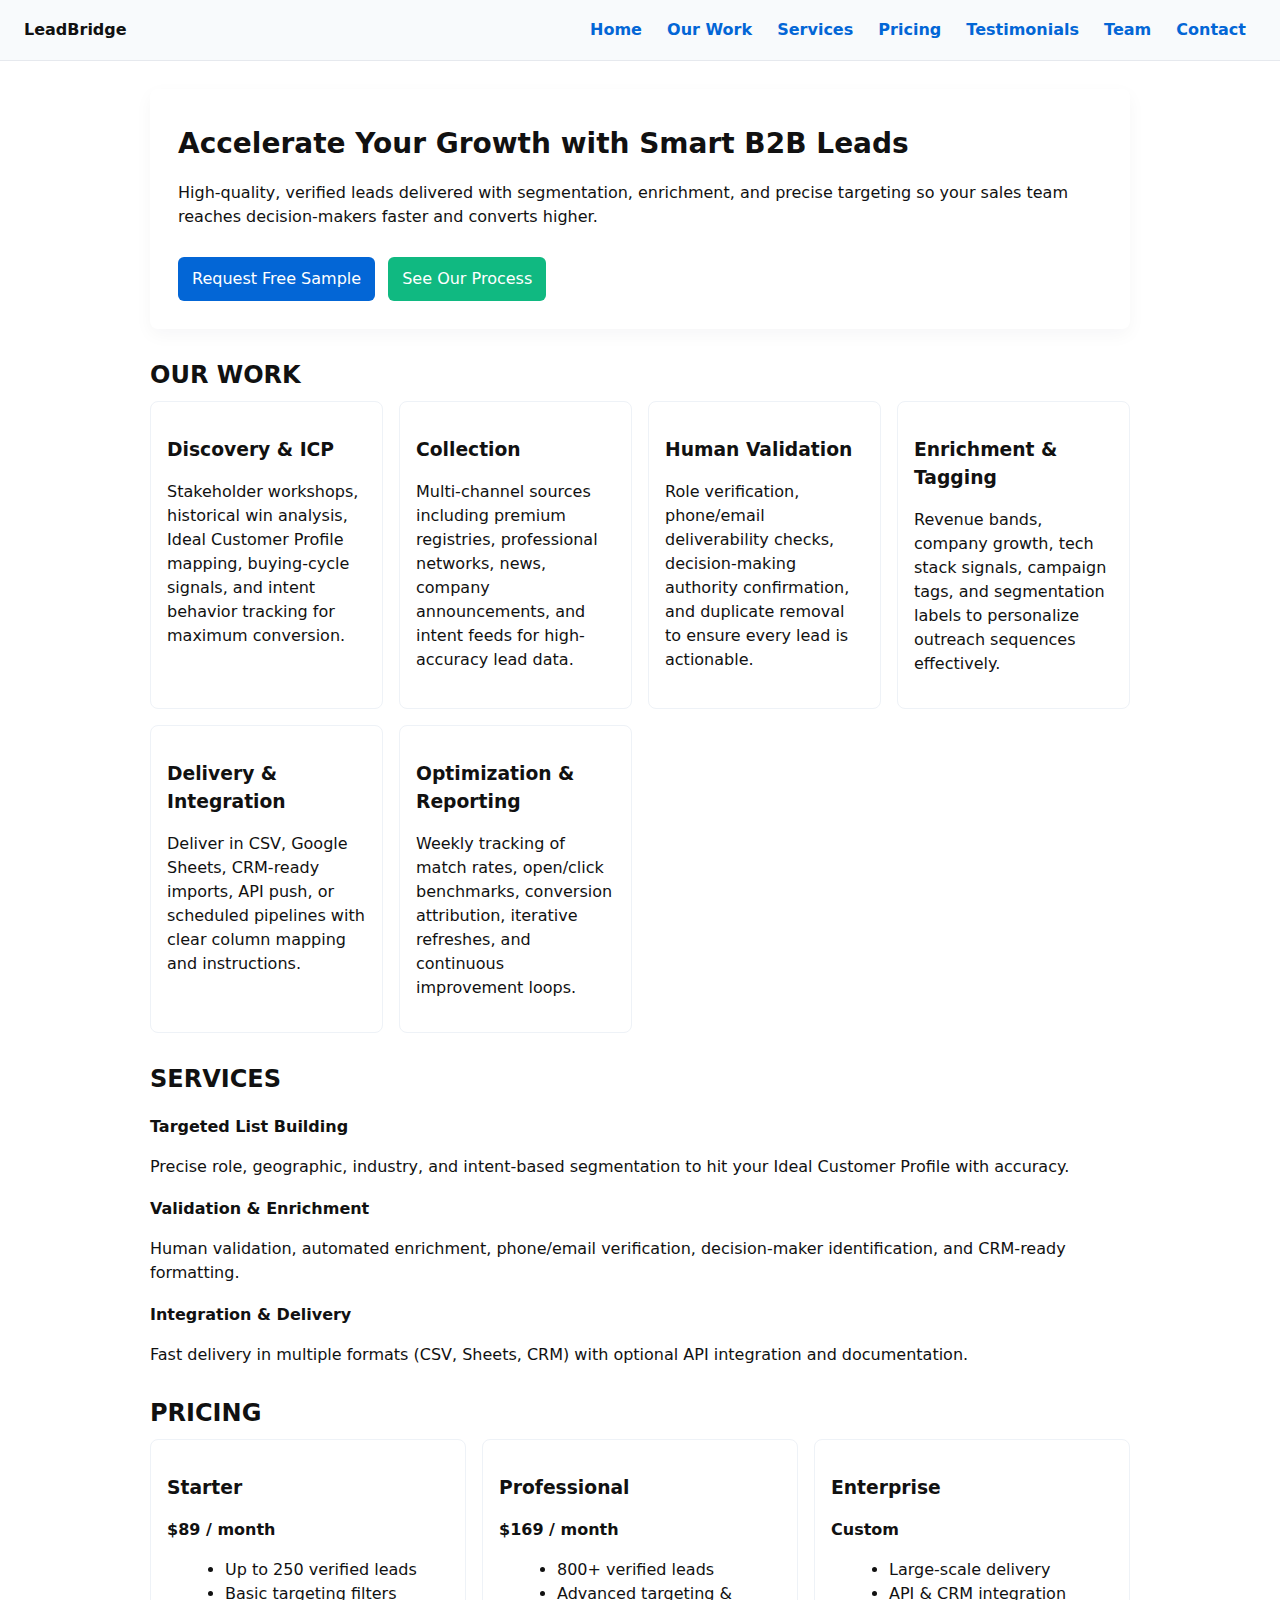
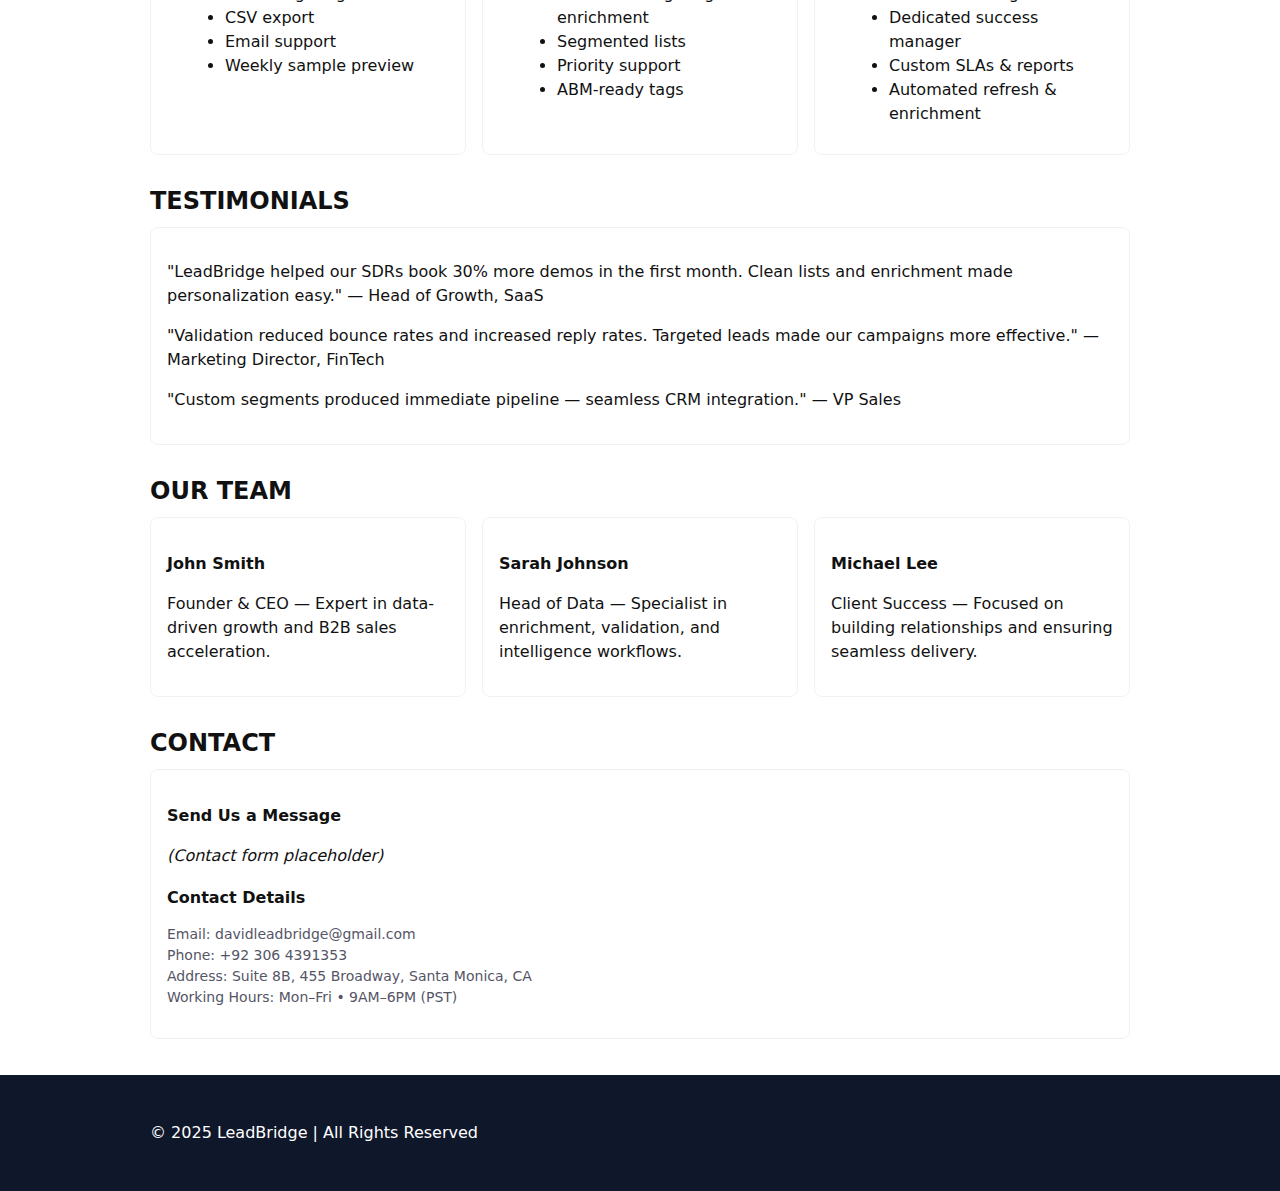
<file: index.html>
<!doctype html>
<html lang="en">
<head>
  <meta charset="utf-8" />
  <meta name="viewport" content="width=device-width,initial-scale=1" />
  <title>LeadBridge — Premium Verified Leads</title>
  <style>
    body{font-family:system-ui,-apple-system,Segoe UI,Roboto,"Helvetica Neue",Arial;margin:0;padding:0;line-height:1.5;color:#111}
    header{background:#f8fafc;padding:18px 24px;border-bottom:1px solid #e6e9ee;display:flex;align-items:center;justify-content:space-between}
    nav a{margin:0 10px;text-decoration:none;color:#0366d6;font-weight:600}
    .container{max-width:980px;margin:28px auto;padding:0 20px}
    h1{font-size:28px;margin:6px 0}
    h2,h3,h4{margin:18px 0 8px}
    .hero{background:#fff;padding:28px;border-radius:8px;box-shadow:0 6px 18px rgba(15,23,42,0.04)}
    .cta{display:inline-block;margin-top:12px;padding:10px 14px;border-radius:6px;background:#0366d6;color:#fff;text-decoration:none}
    .grid{display:grid;grid-template-columns:repeat(auto-fit,minmax(220px,1fr));gap:16px}
    .card{background:#fff;padding:16px;border-radius:8px;border:1px solid #eef2f7}
    footer{padding:18px 24px;background:#0f172a;color:#fff;margin-top:36px}
    .small{font-size:14px;color:#556}
    ul{margin:6px 0 12px 18px}
  </style>
</head>
<body>

<header>
  <div><strong>LeadBridge</strong></div>
  <nav>
    <a href="#home">Home</a>
    <a href="#our-work">Our Work</a>
    <a href="#services">Services</a>
    <a href="#pricing">Pricing</a>
    <a href="#testimonials">Testimonials</a>
    <a href="#team">Team</a>
    <a href="#contact">Contact</a>
  </nav>
</header>

<main class="container" id="home">
  <section class="hero">
    <h1>Accelerate Your Growth with Smart B2B Leads</h1>
    <p>High-quality, verified leads delivered with segmentation, enrichment, and precise targeting so your sales team reaches decision-makers faster and converts higher.</p>
    <a class="cta" href="#contact">Request Free Sample</a>
    <a class="cta" href="#our-work" style="background:#10b981;margin-left:8px">See Our Process</a>
  </section>

  <section id="our-work" style="margin-top:28px">
    <h2>OUR WORK</h2>

    <div class="grid">
      <div class="card">
        <h3>Discovery &amp; ICP</h3>
        <p>Stakeholder workshops, historical win analysis, Ideal Customer Profile mapping, buying-cycle signals, and intent behavior tracking for maximum conversion.</p>
      </div>
      <div class="card">
        <h3>Collection</h3>
        <p>Multi-channel sources including premium registries, professional networks, news, company announcements, and intent feeds for high-accuracy lead data.</p>
      </div>
      <div class="card">
        <h3>Human Validation</h3>
        <p>Role verification, phone/email deliverability checks, decision-making authority confirmation, and duplicate removal to ensure every lead is actionable.</p>
      </div>
      <div class="card">
        <h3>Enrichment &amp; Tagging</h3>
        <p>Revenue bands, company growth, tech stack signals, campaign tags, and segmentation labels to personalize outreach sequences effectively.</p>
      </div>
      <div class="card">
        <h3>Delivery &amp; Integration</h3>
        <p>Deliver in CSV, Google Sheets, CRM-ready imports, API push, or scheduled pipelines with clear column mapping and instructions.</p>
      </div>
      <div class="card">
        <h3>Optimization &amp; Reporting</h3>
        <p>Weekly tracking of match rates, open/click benchmarks, conversion attribution, iterative refreshes, and continuous improvement loops.</p>
      </div>
    </div>
  </section>

  <section id="services" style="margin-top:28px">
    <h2>SERVICES</h2>
    <h4>Targeted List Building</h4>
    <p>Precise role, geographic, industry, and intent-based segmentation to hit your Ideal Customer Profile with accuracy.</p>

    <h4>Validation & Enrichment</h4>
    <p>Human validation, automated enrichment, phone/email verification, decision-maker identification, and CRM-ready formatting.</p>

    <h4>Integration & Delivery</h4>
    <p>Fast delivery in multiple formats (CSV, Sheets, CRM) with optional API integration and documentation.</p>
  </section>

  <section id="pricing" style="margin-top:28px">
    <h2>PRICING</h2>
    <div class="grid">
      <div class="card">
        <h3>Starter</h3>
        <p><strong>$89 / month</strong></p>
        <ul>
          <li>Up to 250 verified leads</li>
          <li>Basic targeting filters</li>
          <li>CSV export</li>
          <li>Email support</li>
          <li>Weekly sample preview</li>
        </ul>
      </div>

      <div class="card">
        <h3>Professional</h3>
        <p><strong>$169 / month</strong></p>
        <ul>
          <li>800+ verified leads</li>
          <li>Advanced targeting &amp; enrichment</li>
          <li>Segmented lists</li>
          <li>Priority support</li>
          <li>ABM-ready tags</li>
        </ul>
      </div>

      <div class="card">
        <h3>Enterprise</h3>
        <p><strong>Custom</strong></p>
        <ul>
          <li>Large-scale delivery</li>
          <li>API &amp; CRM integration</li>
          <li>Dedicated success manager</li>
          <li>Custom SLAs &amp; reports</li>
          <li>Automated refresh &amp; enrichment</li>
        </ul>
      </div>
    </div>
  </section>

  <section id="testimonials" style="margin-top:28px">
    <h2>TESTIMONIALS</h2>
    <div class="card">
      <p>"LeadBridge helped our SDRs book 30% more demos in the first month. Clean lists and enrichment made personalization easy." — Head of Growth, SaaS</p>
      <p>"Validation reduced bounce rates and increased reply rates. Targeted leads made our campaigns more effective." — Marketing Director, FinTech</p>
      <p>"Custom segments produced immediate pipeline — seamless CRM integration." — VP Sales</p>
    </div>
  </section>

  <section id="team" style="margin-top:28px">
    <h2>OUR TEAM</h2>
    <div class="grid">
      <div class="card">
        <h4>John Smith</h4>
        <p>Founder &amp; CEO — Expert in data-driven growth and B2B sales acceleration.</p>
      </div>
      <div class="card">
        <h4>Sarah Johnson</h4>
        <p>Head of Data — Specialist in enrichment, validation, and intelligence workflows.</p>
      </div>
      <div class="card">
        <h4>Michael Lee</h4>
        <p>Client Success — Focused on building relationships and ensuring seamless delivery.</p>
      </div>
    </div>
  </section>

  <section id="contact" style="margin-top:28px">
    <h2>CONTACT</h2>
    <div class="card">
      <h4>Send Us a Message</h4>
      <p><em>(Contact form placeholder)</em></p>

      <h4>Contact Details</h4>
      <p class="small">Email: davidleadbridge@gmail.com<br/>
      Phone: +92 306 4391353<br/>
      Address: Suite 8B, 455 Broadway, Santa Monica, CA<br/>
      Working Hours: Mon–Fri • 9AM–6PM (PST)</p>
    </div>
  </section>
</main>

<footer>
  <div class="container">
    <div>© 2025 LeadBridge | All Rights Reserved</div>
  </div>
</footer>

</body>
</html>
</file>
